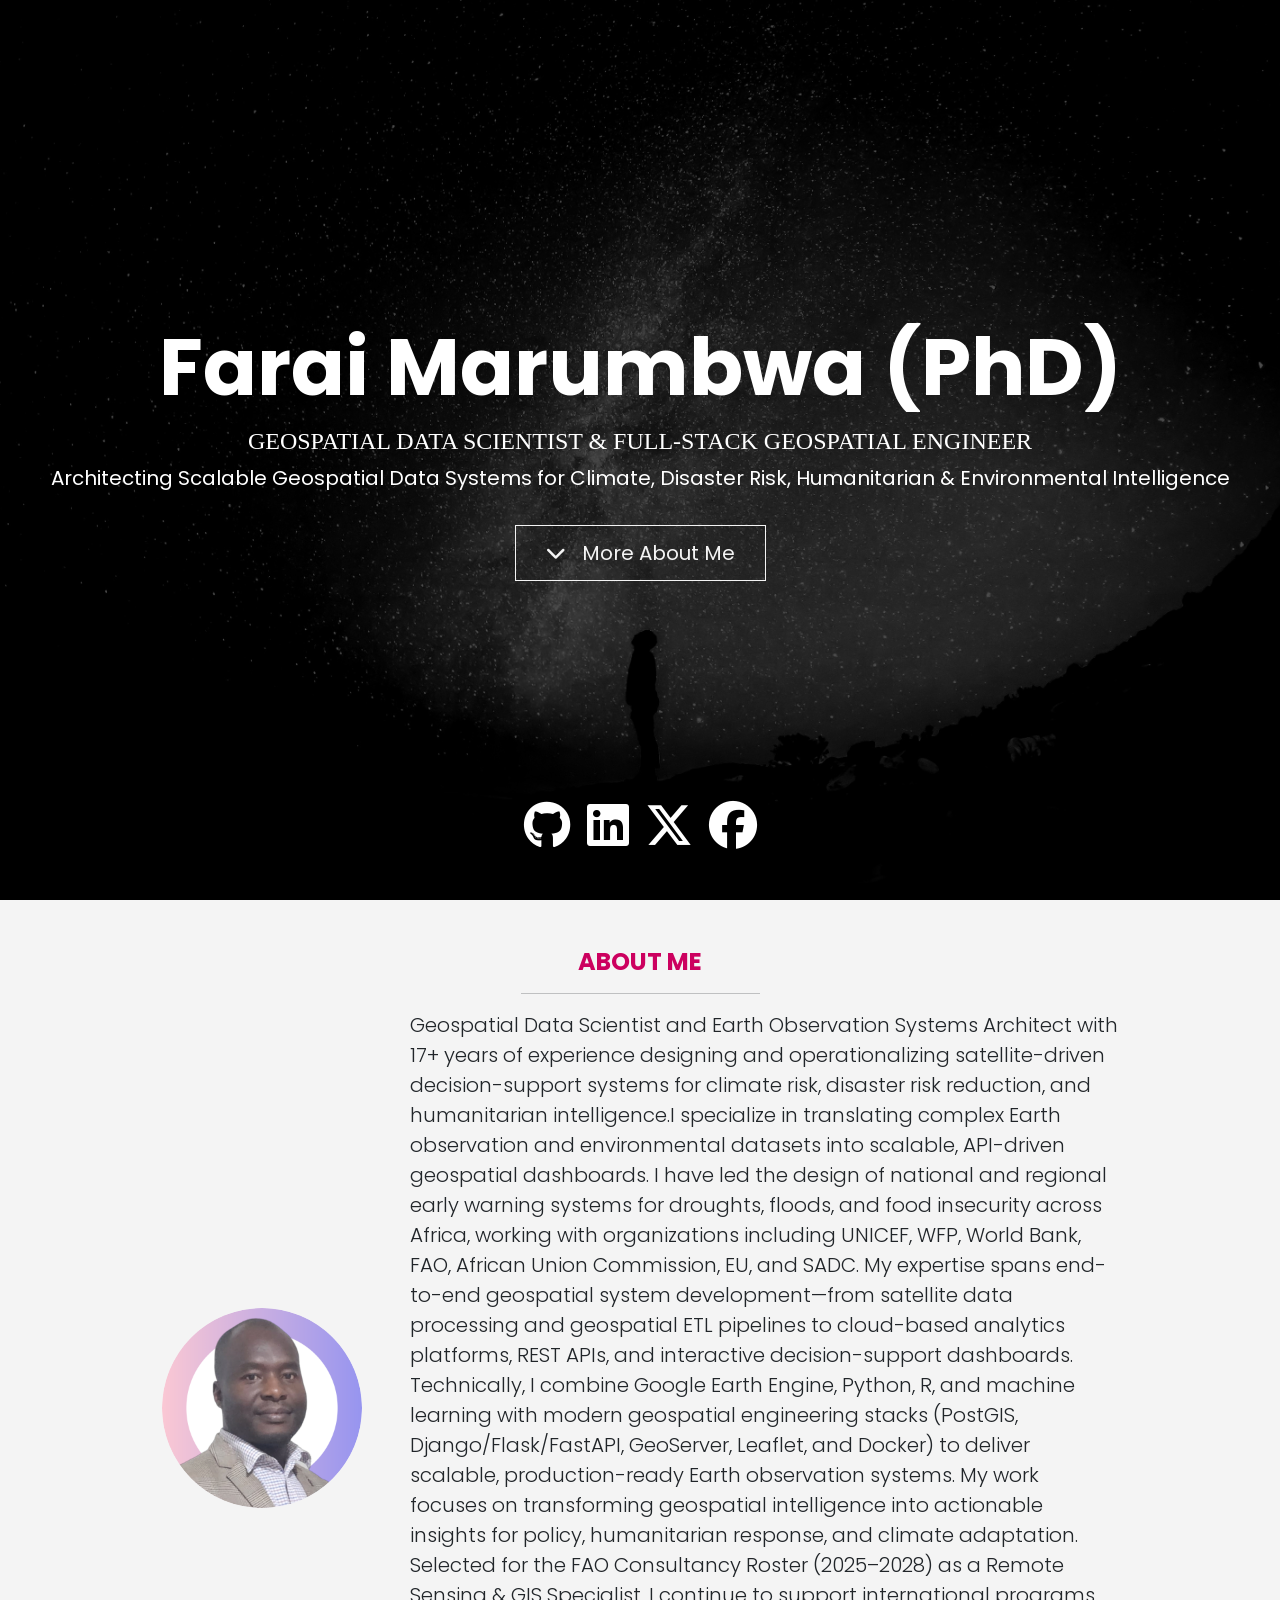
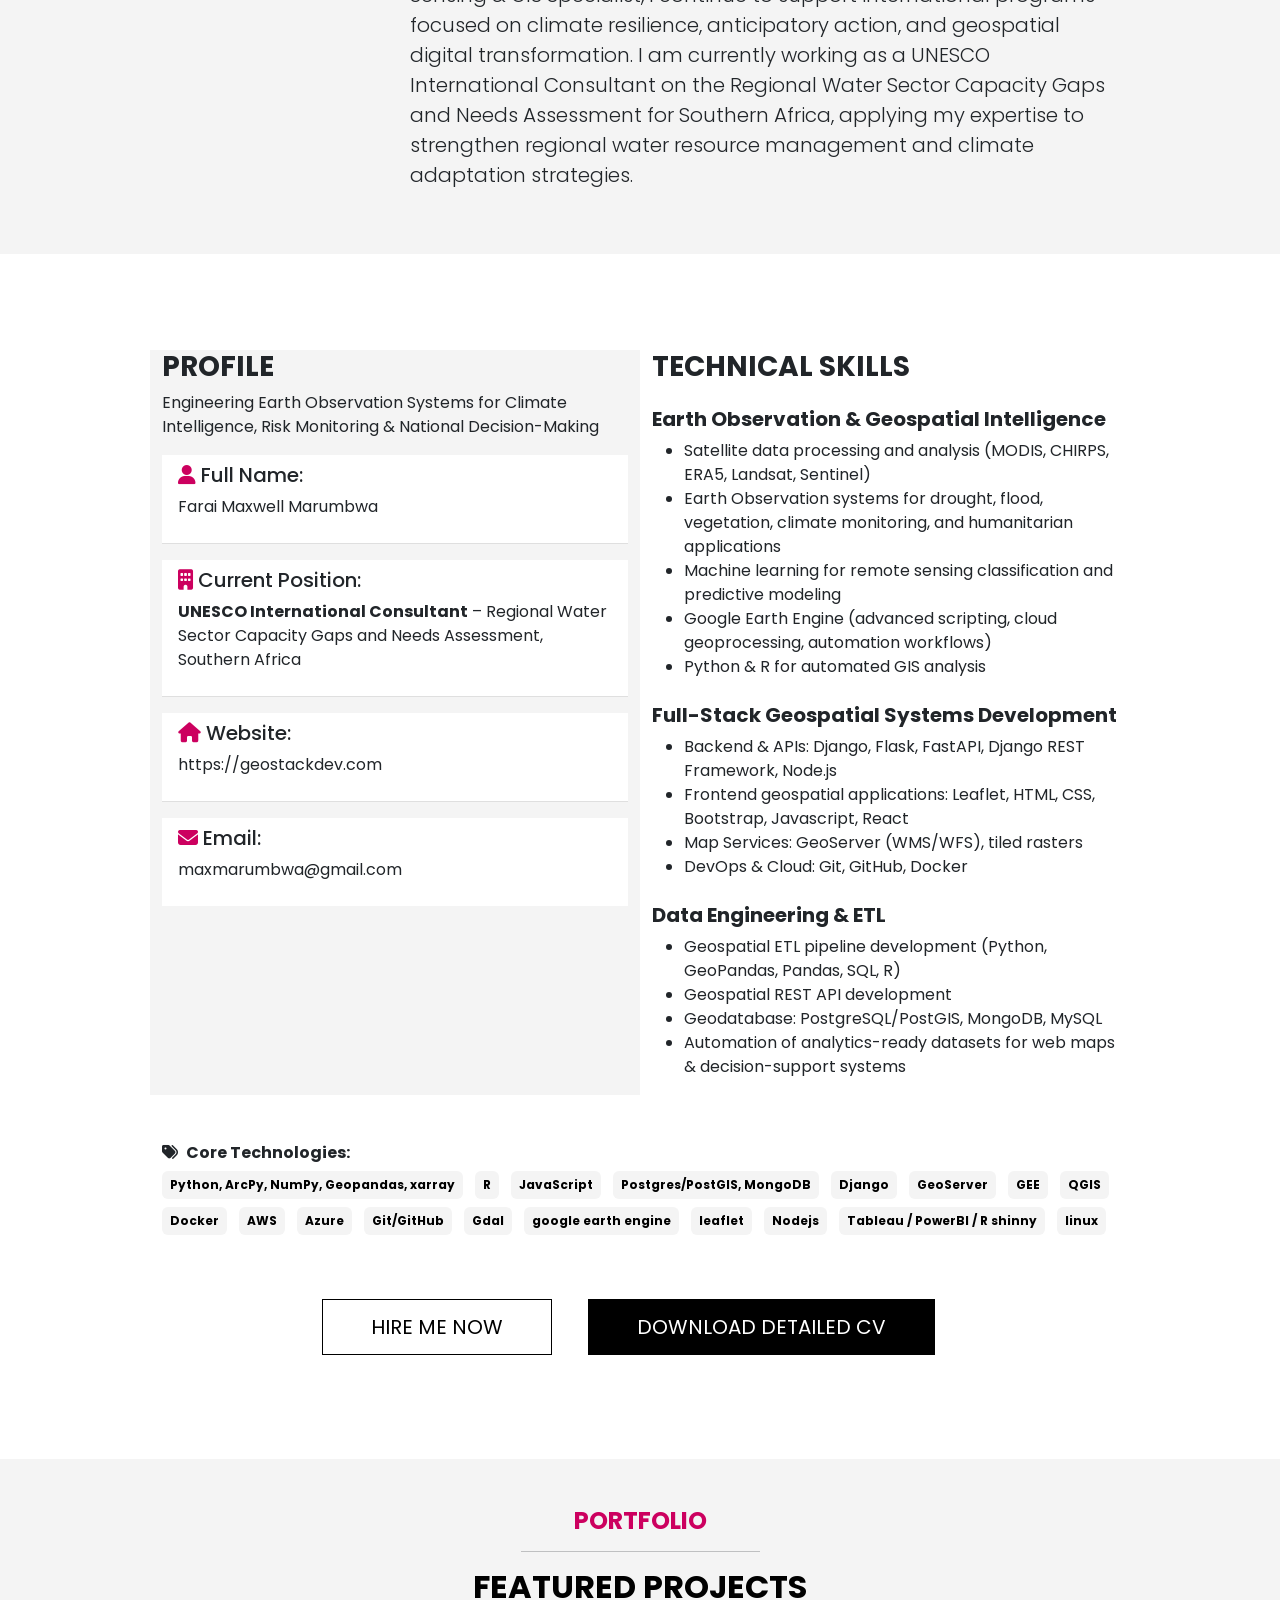
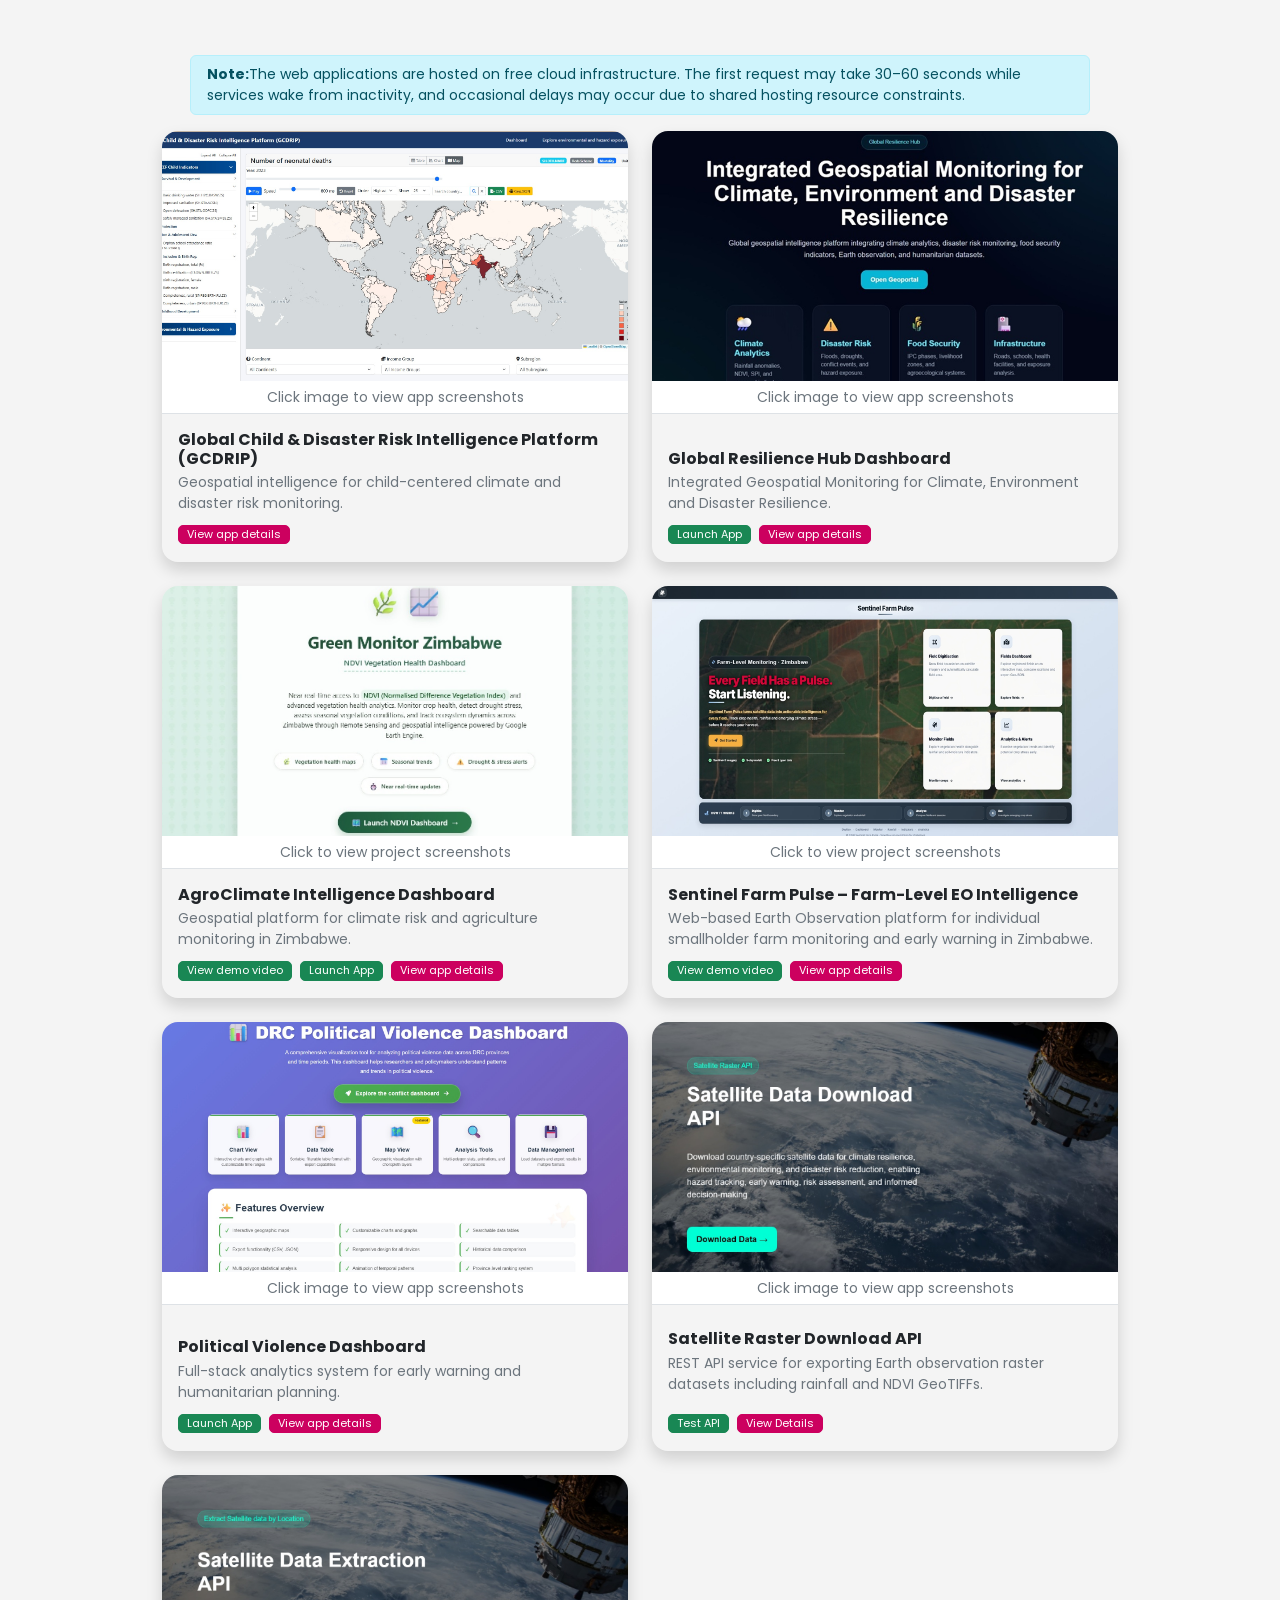
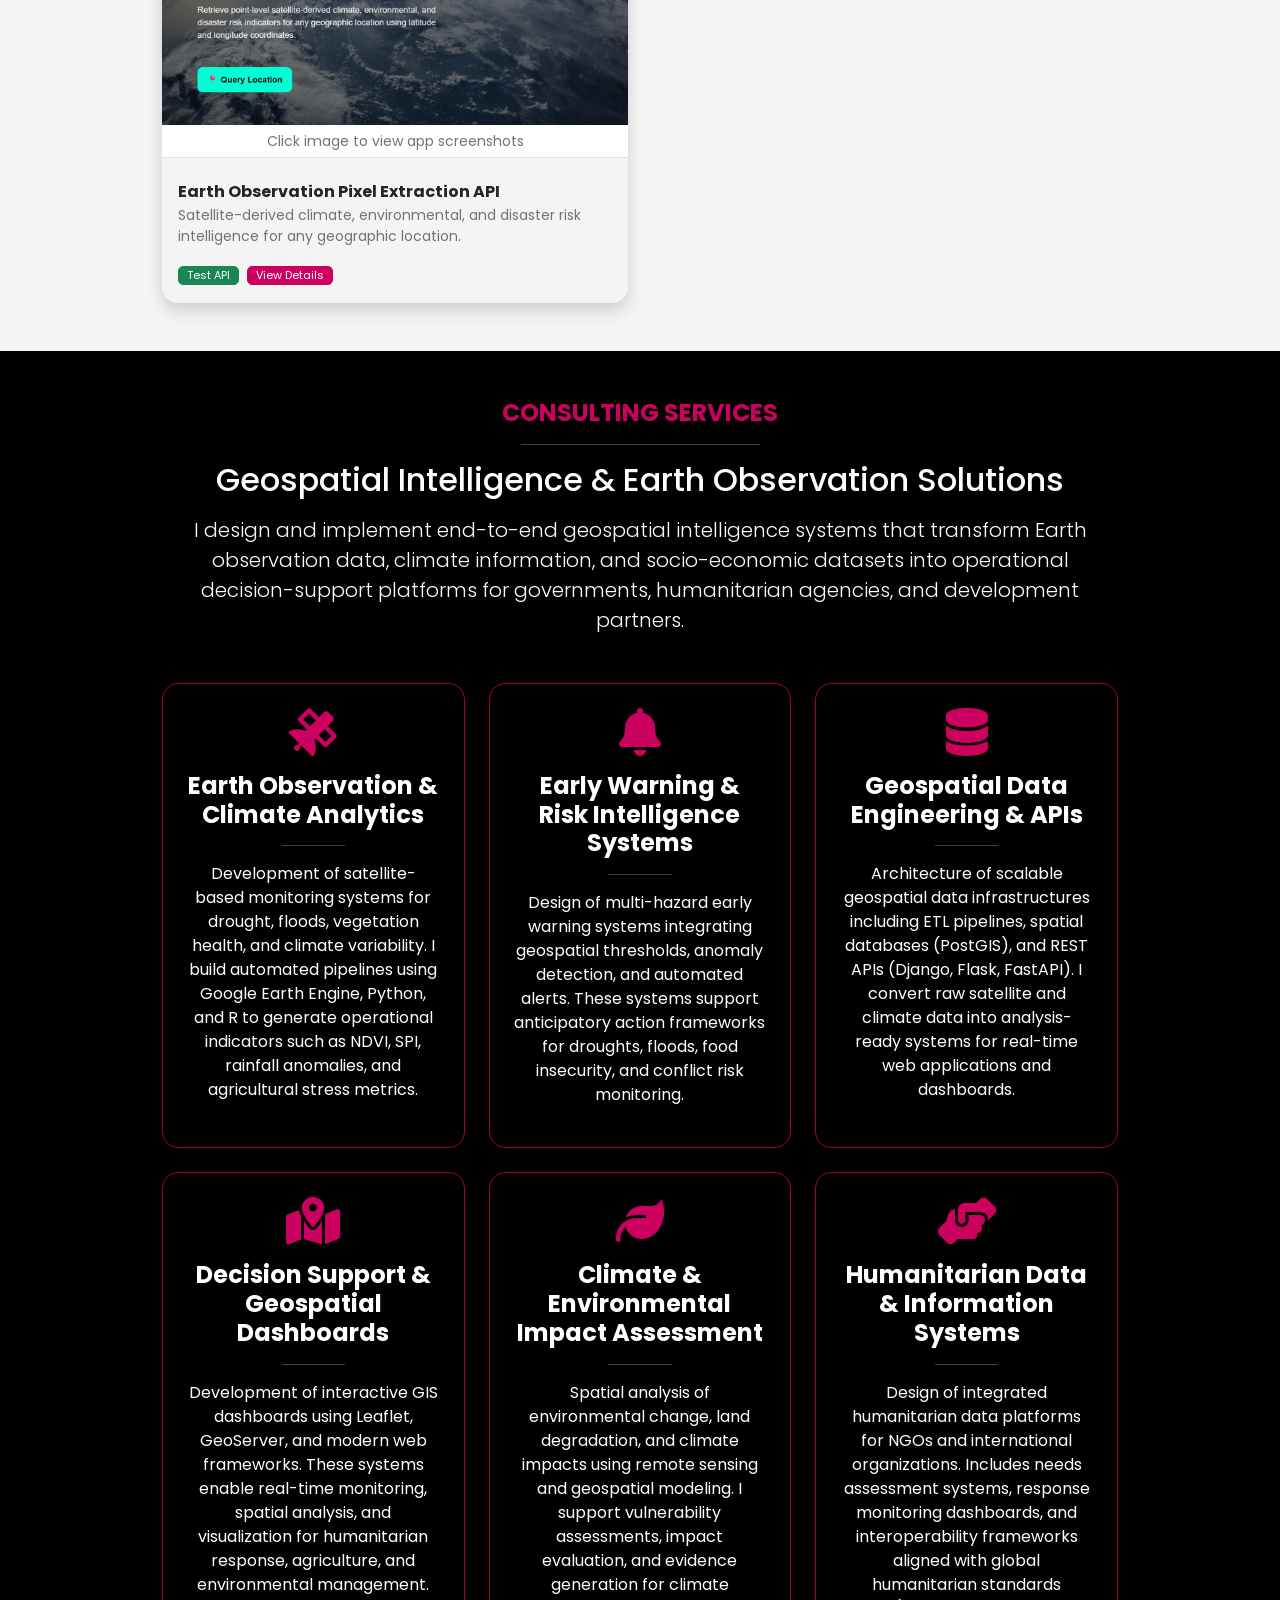
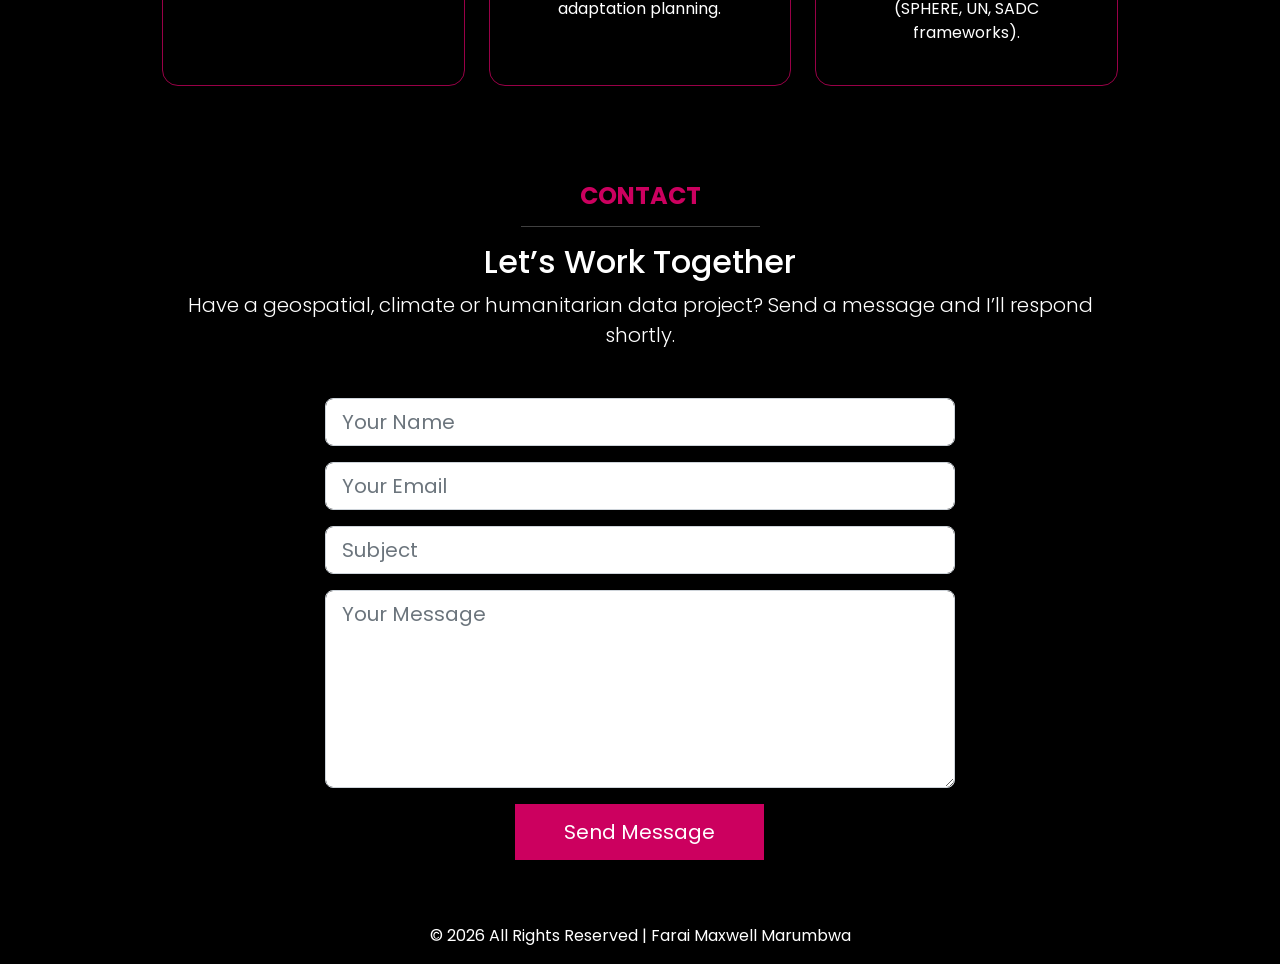
<file: index.html>
<!DOCTYPE html>
<html lang="en">

<head>
  <meta charset="UTF-8" />
  <meta http-equiv="X-UA-Compatible" content="IE=edge" />
  <meta name="viewport" content="width=device-width, initial-scale=1.0" />
  <link href="https://fonts.googleapis.com/css2?family=Poppins:wght@300;400;600;700&display=swap" rel="stylesheet" />
  <link
    href="https://fonts.googleapis.com/css2?family=Lora:wght@400;500;600;700&family=Poppins:wght@300;400;600;700&display=swap"
    rel="stylesheet" />
  <link rel="stylesheet" href="css/font-awesome.css" />
  <link rel="stylesheet" href="css/bootstrap.css" />
  <link rel="stylesheet" href="css/lightbox.min.css" />
  <link rel="stylesheet" href="css/styles.css" />
  <link rel="stylesheet" href="https://cdnjs.cloudflare.com/ajax/libs/font-awesome/6.5.1/css/all.min.css" />
  <title>Farai Maxwell Marumbwa (PhD) | Geospatial data scientist & Web Developer</title>

  <!-- ADDED CUSTOM CSS FOR UNIFORM IMAGES -->
  <style>
    .project-img-wrapper {
      height: 250px;
      /* Fixed height for all images */
      width: 100%;
      overflow: hidden;
      position: relative;
    }

    .project-img-wrapper img {
      width: 100%;
      height: 100%;
      object-fit: cover;
      /* Ensures image covers the area without stretching */
      object-position: top center;
      /* Keeps the top of the image visible */
    }
  </style>
</head>

<body>

  <header class="header vh-100 text-center position-relative">
    <div class="text-container position-relative d-flex flex-column justify-content-center align-items-center h-100">

      <h1 id="typing-text" class="display-1 fw-bold text-white"></h1>

      <!-- FIRST LINE (UNCHANGED STRUCTURE) -->
      <p class="roles text-white text-uppercase fs-4 mb-1">
        Geospatial Data Scientist &amp; Full-Stack Geospatial Engineer
      </p>

      <!-- SECOND LINE (SEPARATE STYLE) -->
      <p class="text-white fs-5 secondary-role">
        Architecting Scalable Geospatial Data Systems for Climate, Disaster Risk, Humanitarian &amp; Environmental
        Intelligence
      </p>

      <a href="#about" class="btn btn-outline-light btn-lg mt-3">
        <div class="d-flex">
          <div class="me-3">
            <i class="fas fa-chevron-down"></i>
          </div>
          <div class="text-start">
            <span>More About Me</span>
          </div>
        </div>
      </a>

      <div class="social d-flex gap-3 position-absolute">
        <a href="https://github.com/maxmarumbwa">
          <i class="fab fa-github fa-3x text-white"></i>
        </a>

        <a href="https://www.linkedin.com/in/farai-maxwell-marumbwa-01328529/">
          <i class="fab fa-linkedin fa-3x text-white"></i>
        </a>
        <a href="https://x.com/FMarumbwa">
          <i class="fa-brands fa-x-twitter fa-3x text-white"></i>
        </a>
        <a href="https://www.facebook.com/farai.marumbwa.7">
          <i class="fab fa-facebook fa-3x text-white"></i>
        </a>
      </div>
    </div>
  </header>

  <!-- About -->
  <section id="about" class="about bg-light py-5">
    <div class="container">
      <div class="text-center">
        <h4 class="text-uppercase fw-bold text-primary">About Me</h4>
        <hr class="w-25 mx-auto" />
      </div>
      <div class="about-content d-flex gap-5 align-items-center h-100">
        <img src="images/farai.png" alt="" class="about-img img-fluid rounded-circle" />
        <p class="lead">
          Geospatial Data Scientist and Earth Observation Systems Architect with 17+ years of experience designing and
          operationalizing satellite-driven decision-support systems for climate risk, disaster risk reduction, and
          humanitarian intelligence.I specialize in translating complex Earth observation and environmental datasets
          into scalable, API-driven
          geospatial dashboards.

          I have led the design of national and regional early warning systems for droughts, floods, and food insecurity
          across Africa, working with organizations including UNICEF, WFP, World Bank, FAO, African Union Commission,
          EU, and SADC. My expertise spans end-to-end geospatial system development—from satellite data processing and
          geospatial ETL pipelines to cloud-based analytics platforms, REST APIs, and interactive decision-support
          dashboards.

          Technically, I combine Google Earth Engine, Python, R, and machine learning with modern geospatial engineering
          stacks (PostGIS, Django/Flask/FastAPI, GeoServer, Leaflet, and Docker) to deliver scalable, production-ready
          Earth observation systems. My work focuses on transforming geospatial intelligence into actionable insights
          for policy, humanitarian response, and climate adaptation.

          Selected for the FAO Consultancy Roster (2025–2028) as a Remote Sensing & GIS Specialist, I continue to
          support international programs focused on climate resilience, anticipatory action, and geospatial digital
          transformation. I am currently working as a UNESCO International Consultant on the Regional Water Sector
          Capacity Gaps
          and Needs Assessment for Southern Africa, applying my expertise to strengthen regional water resource
          management
          and climate adaptation strategies.

        </p>
      </div>
    </div>
  </section>

  <!-- Profile & Skills -->
  <section class="profile my-6 ">
    <div class="container">
      <div class="row">
        <div class="col-md-6 bg-light">
          <h3 class="text-uppercase fw-bold">Profile</h3>
          <p>
            Engineering Earth Observation Systems for Climate Intelligence, Risk Monitoring & National Decision-Making
          </p>
          <ul class="list-group list-group-flush">
            <li class="list-group-item mb-3">
              <h5 class="text-transform">
                <i class="fas fa-user text-primary"></i> Full Name:
              </h5>
              <p>Farai Maxwell Marumbwa</p>
            </li>
            <li class="list-group-item mb-3">
              <h5 class="text-transform">
                <i class="fas fa-building text-primary"></i> Current Position:
              </h5>
              <p><b>UNESCO International Consultant</b> – Regional Water Sector Capacity Gaps and Needs Assessment,
                Southern Africa</p>
            </li>
            <li class="list-group-item mb-3">
              <h5 class="text-transform">
                <i class="fas fa-home text-primary"></i> Website:
              </h5>
              <p>https://geostackdev.com</p>
            </li>
            <li class="list-group-item mb-3">
              <h5 class="text-transform">
                <i class="fas fa-envelope text-primary"></i> Email:
              </h5>
              <p>maxmarumbwa@gmail.com</p>
            </li>
          </ul>
        </div>
        <div class="col-md-6">
          <h3 class="text-uppercase fw-bold">Technical Skills</h3>

          <h5 class="mt-4 fw-bold">Earth Observation & Geospatial Intelligence</h5>
          <ul>
            <li>Satellite data processing and analysis (MODIS, CHIRPS, ERA5, Landsat, Sentinel)</li>
            <li>Earth Observation systems for drought, flood, vegetation, climate monitoring, and humanitarian
              applications</li>
            <li>Machine learning for remote sensing classification and predictive modeling</li>
            <li>Google Earth Engine (advanced scripting, cloud geoprocessing, automation workflows)</li>
            <li>Python & R for automated GIS analysis</li>
          </ul>

          <h5 class="mt-4 fw-bold">Full-Stack Geospatial Systems Development</h5>
          <ul>
            <li>Backend & APIs: Django, Flask, FastAPI, Django REST Framework, Node.js</li>
            <li>Frontend geospatial applications: Leaflet, HTML, CSS, Bootstrap, Javascript, React</li>
            <li>Map Services: GeoServer (WMS/WFS), tiled rasters</li>
            <li>DevOps & Cloud: Git, GitHub, Docker</li>
          </ul>

          <h5 class="mt-4 fw-bold">Data Engineering & ETL</h5>
          <ul>
            <li>Geospatial ETL pipeline development (Python, GeoPandas, Pandas, SQL, R)</li>
            <li>Geospatial REST API development</li>
            <li>Geodatabase: PostgreSQL/PostGIS, MongoDB, MySQL</li>
            <li>Automation of analytics-ready datasets for web maps & decision-support systems</li>
          </ul>


        </div>
        <!-- Tech Stack Tags  -->
        <div class="tech-tags mt-4">
          <h6 class="mt-4 fw-bold"><i class="fas fa-tags me-2"></i>Core Technologies:</h6>
          <div>
            <span class="badge bg-light text-dark me-2 mb-2 p-2">Python, ArcPy, NumPy, Geopandas, xarray</span>
            <span class="badge bg-light text-dark me-2 mb-2 p-2">R</span>
            <span class="badge bg-light text-dark me-2 mb-2 p-2">JavaScript</span>
            <span class="badge bg-light text-dark me-2 mb-2 p-2">Postgres/PostGIS, MongoDB</span>
            <span class="badge bg-light text-dark me-2 mb-2 p-2">Django</span>
            <span class="badge bg-light text-dark me-2 mb-2 p-2">GeoServer</span>
            <span class="badge bg-light text-dark me-2 mb-2 p-2">GEE</span>
            <span class="badge bg-light text-dark me-2 mb-2 p-2">QGIS</span>
            <span class="badge bg-light text-dark me-2 mb-2 p-2">Docker</span>
            <span class="badge bg-light text-dark me-2 mb-2 p-2">AWS</span>
            <span class="badge bg-light text-dark me-2 mb-2 p-2">Azure</span>
            <span class="badge bg-light text-dark me-2 mb-2 p-2">Git/GitHub</span>
            <span class="badge bg-light text-dark me-2 mb-2 p-2">Gdal</span>
            <span class="badge bg-light text-dark me-2 mb-2 p-2">google earth engine</span>
            <span class="badge bg-light text-dark me-2 mb-2 p-2">leaflet</span>
            <span class="badge bg-light text-dark me-2 mb-2 p-2">Nodejs</span>
            <span class="badge bg-light text-dark me-2 mb-2 p-2">Tableau / PowerBI / R shinny</span>
            <span class="badge bg-light text-dark me-2 mb-2 p-2">linux</span>

          </div>
        </div>
        <div class="row mt-5 text-center">
          <div class="col-12">
            <a href="#" class="btn btn-outline-dark btn-lg text-uppercase px-5 mx-3 my-2">Hire Me Now</a>
            <a href="static/CV_Farai_Marumbwa_27_Jul_GIS_8p.docx"
              class="btn btn-dark btn-lg text-uppercase px-5 mx-3 my-2">Download detailed CV</a>
          </div>
        </div>
      </div>
  </section>

  <!-- PORTFOLI -->
  <!-- WARNING MESSAGE for server delays (hidden by default) -->
  <div id="apiWarning" class="alert alert-warning small" style="
        display:none;
        position:fixed;
        bottom:300px;
        right:30px;
        z-index:9999;
        width:520px;
        font-size:12px;
        box-shadow:0 10px 25px rgba(0,0,0,0.3);
     ">
    ⚠️ API server will take a few seconds to wake up (free hosting mode).
  </div>


  <section class="portfolio py-5 bg-light">
    <div class="container">

      <div class="text-center mb-5">
        <h4 class="text-uppercase fw-bold text-primary">Portfolio</h4>
        <hr class="w-25 mx-auto" />
        <h2 class="text-uppercase fw-bold text-dark">Featured Projects</h2>
      </div>
      <div class="alert alert-info mt-1 mx-auto small py-2" style="max-width:900px;">
        <strong>Note:</strong>The web applications are hosted on free cloud infrastructure. The first request may take
        30–60 seconds while services wake from inactivity, and occasional delays may occur due to shared hosting
        resource constraints.
      </div>
      <!-- Responsive Grid -->
      <div class="row row-cols-1 row-cols-md-2 g-4">


        <!-- PROJECT 7 -->
        <div class="col">
          <div class="project shadow rounded-4 overflow-hidden d-flex flex-column h-100">

            <!-- MAIN IMAGE (CLICKABLE) WITH WRAPPER -->
            <div class="project-img-wrapper">
              <a href="images/portfolio7/project1.jpg" data-lightbox="project7"
                data-title="Global resilience hub dashboard">
                <img src="images/portfolio7/project1.jpg" class="img-fluid">
              </a>
            </div>

            <!-- CLICK HINT -->
            <div class="text-center bg-white py-1 border-bottom">
              <small class="text-muted">Click image to view app screenshots</small>
            </div>

            <!-- HIDDEN GALLERY IMAGES -->
            <a href="images/portfolio7/project2.jpg" data-lightbox="project7"></a>
            <a href="images/portfolio7/project3.jpg" data-lightbox="project7"></a>
            <a href="images/portfolio7/project4.jpg" data-lightbox="project7"></a>
            <a href="images/portfolio7/project5.jpg" data-lightbox="project7"></a>
            <a href="images/portfolio7/project6.jpg" data-lightbox="project7"></a>
            <a href="images/portfolio7/project7.jpg" data-lightbox="project7"></a>
            <a href="images/portfolio7/project8.jpg" data-lightbox="project7"></a>

            <div class="p-3 mt-auto">
              <h6 class="fw-bold mb-1">Global Child & Disaster Risk Intelligence Platform (GCDRIP)</h6>
              <p class="small text-muted mb-2">
                Geospatial intelligence for child-centered climate and disaster risk monitoring.
              </p>
              <!-- <a href="#" target="_blank" class="btn btn-success btn-sm me-1">Launch App</a> -->
              <button class="btn btn-primary btn-sm" data-bs-toggle="modal" data-bs-target="#project7Modal">
                View app details
              </button>
            </div>

          </div>
        </div>

        <!-- PROJECT 3 -->
        <div class="col">
          <div class="project shadow rounded-4 overflow-hidden d-flex flex-column h-100">

            <!-- MAIN IMAGE (CLICKABLE) WITH WRAPPER -->
            <div class="project-img-wrapper">
              <a href="images/portfolio3/project1.jpg" data-lightbox="project3"
                data-title="Global resilience hub dashboard">
                <img src="images/portfolio3/project1.jpg" class="img-fluid">
              </a>
            </div>

            <!-- CLICK HINT -->
            <div class="text-center bg-white py-1 border-bottom">
              <small class="text-muted">Click image to view app screenshots</small>
            </div>

            <!-- HIDDEN GALLERY IMAGES -->
            <a href="images/portfolio3/project2.jpg" data-lightbox="project3"></a>
            <a href="images/portfolio3/project3.jpg" data-lightbox="project3"></a>
            <!-- <a href="images/portfolio3/project4.jpg" data-lightbox="project3"></a> -->
            <!-- <a href="images/portfolio3/project5.jpg" data-lightbox="project3"></a> -->
            <!-- <a href="images/portfolio3/project6.jpg" data-lightbox="project3"></a> -->
            <a href="images/portfolio3/project7.jpg" data-lightbox="project3"></a>
            <a href="images/portfolio3/project8.jpg" data-lightbox="project3"></a>

            <div class="p-3 mt-auto">
              <h6 class="fw-bold mb-1">Global Resilience Hub Dashboard</h6>
              <p class="small text-muted mb-2">
                Integrated Geospatial Monitoring for Climate, Environment and Disaster Resilience.
              </p>
              <a href="https://global-resilience-hub.onrender.com/" target="_blank"
                class="btn btn-success btn-sm me-1">Launch App</a>
              <button class="btn btn-primary btn-sm" data-bs-toggle="modal" data-bs-target="#project3Modal">
                View app details
              </button>
            </div>

          </div>
        </div>

        <!-- PROJECT 2 -->
        <div class="col">
          <div class="project shadow rounded-4 overflow-hidden d-flex flex-column h-100">

            <!-- MAIN IMAGE (CLICKABLE) WITH WRAPPER -->
            <div class="project-img-wrapper">
              <a href="images/portfolio2/project1.jpg" data-lightbox="project2"
                data-title="AgroClimate Intelligence Dashboard">
                <img src="images/portfolio2/project1.jpg" class="img-fluid">
              </a>
            </div>

            <!-- CLICK HINT -->
            <div class="text-center bg-white py-1 border-bottom">
              <small class="text-muted">Click to view project screenshots</small>
            </div>

            <!-- HIDDEN GALLERY IMAGES -->
            <a href="images/portfolio2/project2.jpg" data-lightbox="project2"></a>
            <a href="images/portfolio2/project3.jpg" data-lightbox="project2"></a>
            <a href="images/portfolio2/project4.jpg" data-lightbox="project2"></a>
            <a href="images/portfolio2/project5.jpg" data-lightbox="project2"></a>
            <a href="images/portfolio2/project6.jpg" data-lightbox="project2"></a>


            <div class="p-3 mt-auto">
              <h6 class="fw-bold mb-1">AgroClimate Intelligence Dashboard</h6>
              <p class="small text-muted mb-2">
                Geospatial platform for climate risk and agriculture monitoring in Zimbabwe.
              </p>
              <a href="https://youtu.be/KpdNjaamjxw" target="_blank" class="btn btn-success btn-sm me-1">View demo
                video</a>
              <a href="https://green-monitor-zw.onrender.com" target="_blank" class="btn btn-success btn-sm me-1">Launch
                App</a>
              <button class="btn btn-primary btn-sm" data-bs-toggle="modal" data-bs-target="#project2Modal">
                View app details
              </button>
            </div>

          </div>
        </div>

        <!-- PROJECT 2b -->
        <div class="col">
          <div class="project shadow rounded-4 overflow-hidden d-flex flex-column h-100">

            <!-- MAIN IMAGE (CLICKABLE) WITH WRAPPER -->
            <div class="project-img-wrapper">
              <a href="images/portfolio2b/project1.jpg" data-lightbox="project2b"
                data-title="AgroClimate Intelligence Dashboard">
                <img src="images/portfolio2b/project1.jpg" class="img-fluid">
              </a>
            </div>

            <!-- CLICK HINT -->
            <div class="text-center bg-white py-1 border-bottom">
              <small class="text-muted">Click to view project screenshots</small>
            </div>

            <!-- HIDDEN GALLERY IMAGES -->
            <a href="images/portfolio2b/project2.jpg" data-lightbox="project2"></a>
            <a href="images/portfolio2b/project3.jpg" data-lightbox="project2b"></a>
            <a href="images/portfolio2b/project4.jpg" data-lightbox="project2b"></a>
            <a href="images/portfolio2b/project5.jpg" data-lightbox="project2b"></a>
            <a href="images/portfolio2b/project6.jpg" data-lightbox="project2b"></a>


            <div class="p-3 mt-auto">
              <h6 class="fw-bold mb-1">Sentinel Farm Pulse – Farm-Level EO Intelligence</h6>
              <p class="small text-muted mb-2">
                Web-based Earth Observation platform for individual smallholder farm monitoring and early warning in
                Zimbabwe.
              </p>
              <a href="https://youtu.be/k9RfeoHXesQ" target="_blank" class="btn btn-success btn-sm me-1">View demo
                video</a>
              <button class="btn btn-primary btn-sm" data-bs-toggle="modal" data-bs-target="#project2bModal">
                View app details
              </button>
            </div>

          </div>
        </div>

        <!-- PROJECT 1 -->
        <div class="col">
          <div class="project shadow rounded-4 overflow-hidden d-flex flex-column h-100">

            <!-- MAIN IMAGE (CLICKABLE) WITH WRAPPER -->
            <div class="project-img-wrapper">
              <a href="images/portfolio1/political-violence-main.jpg" data-lightbox="project1"
                data-title="Political Violence Dashboard">
                <img src="images/portfolio1/political-violence-main.jpg" class="img-fluid">
              </a>
            </div>

            <!-- CLICK HINT -->
            <div class="text-center bg-white py-1 border-bottom">
              <small class="text-muted">Click image to view app screenshots</small>
            </div>

            <!-- HIDDEN GALLERY IMAGES -->
            <a href="images/portfolio1/project1.jpg" data-lightbox="project1"></a>
            <a href="images/portfolio1/project2.jpg" data-lightbox="project1"></a>
            <a href="images/portfolio1/project3.jpg" data-lightbox="project1"></a>
            <a href="images/portfolio1/project4.jpg" data-lightbox="project1"></a>
            <a href="images/portfolio1/project5.jpg" data-lightbox="project1"></a>
            <a href="images/portfolio1/project6.jpg" data-lightbox="project1"></a>

            <div class="p-3 mt-auto">
              <h6 class="fw-bold mb-1">Political Violence Dashboard</h6>
              <p class="small text-muted mb-2">
                Full-stack analytics system for early warning and humanitarian planning.
              </p>
              <a href="https://combined-disaster-conflict-dashboard.onrender.com" target="_blank"
                class="btn btn-success btn-sm me-1">Launch App</a>
              <button class="btn btn-primary btn-sm" data-bs-toggle="modal" data-bs-target="#project1Modal">
                View app details
              </button>
            </div>

          </div>
        </div>

        <!-- API PROJECT 1 -->
        <div class="col">

          <div class="project shadow rounded-4 overflow-hidden d-flex flex-column h-100">

            <!-- MAIN IMAGE (CLICKABLE) WITH WRAPPER -->
            <div class="project-img-wrapper">
              <a href="images/portfolio_API1/API-download raster.jpg" data-lightbox="project_API1">
                <img src="images/portfolio_API1/API-download raster.jpg" class="img-fluid"
                  alt="Satellite Raster Download API">
              </a>
            </div>

            <!-- CLICK HINT -->
            <div class="text-center bg-white py-1 border-bottom">
              <small class="text-muted">Click image to view app screenshots</small>
            </div>
            <!-- HIDDEN GALLERY IMAGES -->
            <a href="images/portfolio_API1/API-home.jpg" data-lightbox="project_API1"></a>
            <a href="images/portfolio_API1/API-download1.jpg" data-lightbox="project_API1"></a>
            <a href="images/portfolio_API1/API-download2.jpg" data-lightbox="project_API1"></a>


            <div class="p-3 mt-auto">

              <h5 class="fw-bold">
                <h6 class="fw-bold mb-1"> Satellite Raster Download API</h6>
              </h5>



              <p class="small text-muted">
                REST API service for exporting Earth observation
                raster datasets including rainfall and NDVI GeoTIFFs.
              </p>

              <a href="#" class="btn btn-success btn-sm me-1" onclick="handleTestAPI(event, this)"
                data-url="https://global-resilience-hub.onrender.com/api/docs/">
                Test API
              </a>


              <button class="btn btn-primary btn-sm" data-bs-toggle="modal" data-bs-target="#project4Modal">
                View Details
              </button>

            </div>

          </div>

        </div>

        <!--API PROJECT 2 -->
        <div class="col">

          <div class="project shadow rounded-4 overflow-hidden d-flex flex-column h-100">

            <!-- MAIN IMAGE (CLICKABLE) WITH WRAPPER -->
            <div class="project-img-wrapper">
              <a href="images/portfolio_API2/API2-pixel-stats.jpg" data-lightbox="project_API2">
                <img src="images/portfolio_API2/API2-pixel-stats.jpg" class="img-fluid"
                  alt="Satellite Pixel Inspector API">
              </a>
            </div>

            <!-- CLICK HINT -->
            <div class="text-center bg-white py-1 border-bottom">
              <small class="text-muted">Click image to view app screenshots</small>
            </div>
            <!-- HIDDEN GALLERY IMAGES -->
            <!-- HIDDEN GALLERY IMAGES -->
            <a href="images/portfolio_API2/API-home.jpg" data-lightbox="project_API2"></a>
            <a href="images/portfolio_API2/API2-params.jpg" data-lightbox="project_API2"></a>
            <a href="images/portfolio_API2/API2-out.jpg" data-lightbox="project_API2"></a>
            <a href="images/portfolio_API2/API2-output.jpg" data-lightbox="project_API2"></a>

            <div class="p-3 mt-auto">

              <h5 class="fw-bold">
                <h6 class="fw-bold mb-1">Earth Observation Pixel Extraction API</h6>
              </h5>
              <p class="small text-muted">
                Satellite-derived climate, environmental, and disaster risk intelligence for any geographic location.
              </p>

              <a href="#" class="btn btn-success btn-sm me-1" onclick="handleTestAPI(event, this)"
                data-url="https://global-resilience-hub.onrender.com/api/docs/">
                Test API
              </a>

              <button class="btn btn-primary btn-sm" data-bs-toggle="modal" data-bs-target="#project5Modal">
                View Details
              </button>

            </div>

          </div>

        </div>


      </div>
    </div>
  </section>


  <!-- ================= MODALS ================= -->

  <!-- PROJECT 1 MODAL -->
  <div class="modal fade" id="project3Modal" tabindex="-1">
    <div class="modal-dialog modal-md modal-dialog-scrollable">
      <div class="modal-content">
        <div class="modal-header py-2">
          <h6 class="fw-bold">🌍 Global Resilience Hub – Integrated Geospatial Monitoring Platform</h6>
          <button class="btn-close" data-bs-dismiss="modal"></button>
        </div>
        <div class="modal-body small">
          <p>
            The Global Resilience Hub is a full-stack Earth Observation and geospatial intelligence platform designed to
            support climate risk monitoring, environmental assessment, food security analysis, and disaster resilience
            planning at global, national, and sub-national scales. Powered by Google Earth Engine, Django, PostGIS, and
            Leaflet, the platform integrates multiple satellite-derived datasets including rainfall, vegetation health,
            soil moisture, and land surface temperature into a unified decision-support environment. Users can
            interactively visualize indicators, generate zonal statistics, perform temporal analysis, and access
            geospatial services through REST APIs. The platform demonstrates how cloud-scale Earth Observation
            processing can be operationalized into scalable web-based intelligence systems for governments, humanitarian
            agencies, and development organizations.
          </p>

          <h6 class="fw-bold">Key Features</h6>
          <ul>
            <li><strong>GEE‑driven indicators:</strong> rainfall (CHIRPS), NDVI (MODIS/Sentinel), soil moisture, land
              surface temperature (MODIS)</li>
            <li><strong>Global computing & per‑country analysis:</strong> run zonal statistics, generate tile layers,
              and extract summaries for any ADM0/ADM1/ADM2</li>
            <li>Interactive Leaflet maps with dynamic GEE‑generated raster tiles</li>
            <li>Country filtering and custom date range (start/end) for temporal analysis</li>
            <li>Toggleable vector overlays: boundaries, rivers, roads, health facilities, schools, markets, livelihood
              zones, IPC phases</li>
            <li>REST API endpoints serving GeoJSON and GEE tile URLs</li>
          </ul>

          <h6 class="fw-bold mt-3">Technical Architecture</h6>
          <ul>
            <li><strong>Computing Engine:</strong> Google Earth Engine (Python API) – all raster analysis, reduction,
              tile generation</li>
            <li><strong>Backend API:</strong> Django, Django REST Framework (orchestrates GEE calls, caches results,
              serves GeoJSON)</li>
            <li><strong>Frontend:</strong> Leaflet.js, vanilla JavaScript, Bootstrap 5</li>
            <li><strong>Tiling / Raster:</strong> Dynamic tile endpoints (e.g., rainfall, NDVI)</li>
          </ul>

          <h6 class="fw-bold mt-3">Analytical Capabilities</h6>
          <ul>
            <li>Multi‑layer situational awareness (climate + food security + risk)</li>
            <li>Anomaly detection via indicator time‑series</li>
            <li>Regional aggregation (ADM1, ADM2 pop‑ups)</li>
            <li>Tile endpoints that return GEE visualisations as ready‑to‑use map layers</li>
            <li>Export‑ready GeoJSON overlays for offline analysis</li>
          </ul>

        </div>
      </div>
    </div>
  </div>

  <!-- PROJECT 2 MODAL -->
  <div class="modal fade" id="project1Modal" tabindex="-1">
    <div class="modal-dialog modal-md modal-dialog-scrollable">
      <div class="modal-content">
        <div class="modal-header py-2">
          <h6 class="fw-bold">Political Violence Dashboard</h6>
          <button class="btn-close" data-bs-dismiss="modal"></button>
        </div>
        <div class="modal-body small">
          <p>
            The Political Violence Dashboard is an operational geospatial analytics platform designed to support
            conflict monitoring, humanitarian planning, and early warning decision-making. Built using Django, PostGIS,
            Leaflet, and automated data processing pipelines, the system transforms complex event datasets into
            interactive spatial intelligence products. Users can visualize conflict hotspots, analyze trends over time,
            compare geographic areas, generate anomaly assessments, and export data for further analysis. The dashboard
            integrates mapping, statistical analysis, and temporal monitoring capabilities into a single platform that
            supports evidence-based decision-making for humanitarian organizations, governments, and development
            partners.
          </p>

          <h6 class="fw-bold">Key Features</h6>
          <ul>
            <li>Interactive choropleth maps at province level</li>
            <li>Monthly & yearly anomaly detection</li>
            <li>Dual-map comparison for temporal analysis</li>
            <li>Dynamic charts with user controls</li>
            <li>Multi-province aggregation</li>
            <li>CSV & GeoJSON export</li>
            <li>Automated CSV ingestion pipeline</li>
            <li>Temporal animation tools</li>
          </ul>

          <h6 class="fw-bold mt-3">Technical Architecture</h6>
          <ul>
            <li><strong>Backend:</strong> Django, Django REST Framework</li>
            <li><strong>Database:</strong> PostgreSQL with PostGIS</li>
            <li><strong>Frontend:</strong> Leaflet, JavaScript, HTML/CSS</li>
            <li><strong>Processing:</strong> Pandas</li>
          </ul>

          <h6 class="fw-bold mt-3">Analytical Capabilities</h6>
          <ul>
            <li>Baseline vs anomaly detection</li>
            <li>Trend analysis</li>
            <li>Regional comparisons</li>
          </ul>
        </div>
      </div>
    </div>
  </div>



  <!-- PROJECT 2b MODAL -->
  <div class="modal fade" id="project2bModal" tabindex="-1">
    <div class="modal-dialog modal-md modal-dialog-scrollable">
      <div class="modal-content">

        <div class="modal-header py-2">
          <h6 class="fw-bold">Sentinel Farm Pulse – Farm-Level EO Intelligence</h6>
          <button class="btn-close" data-bs-dismiss="modal"></button>
        </div>

        <div class="modal-body small">

          <p>
            <strong>Sentinel Farm Pulse</strong> is a web-based Earth Observation
            and agricultural intelligence system being developed and tested in
            Zimbabwe to monitor individual smallholder farms using satellite
            imagery and geospatial analytics.
          </p>

          <p>
            Africa's communal farming systems are characterized by thousands of
            small, fragmented and irregularly shaped fields. Extracting reliable
            satellite-derived information at individual farm level presents
            challenges associated with mixed pixels, boundary effects and
            geolocation uncertainty, even with Sentinel-2's 10 m spatial
            resolution.
          </p>

          <p>
            Sentinel Farm Pulse addresses this challenge by moving from
            conventional administrative-area monitoring to individual
            farm-level intelligence. The browser-based platform allows users
            to digitize farm boundaries, record crop information and
            automatically calculate farm areas without requiring desktop GIS
            software or specialist GIS and Remote Sensing training.
          </p>

          <p>
            Farm geometries are stored in PostGIS and linked to Sentinel-2
            satellite observations and other environmental indicators.
            NDVI is extracted for individual farms, enabling historical
            vegetation monitoring, anomaly detection and threshold-based
            alerts. The system brings farm boundaries, crop information,
            vegetation conditions, rainfall and alert status together in
            an integrated agricultural monitoring dashboard.
          </p>

          <h6 class="fw-bold mt-3">Key Features & Workflow</h6>
          <ul>
            <li>Browser-based farm boundary digitization</li>
            <li>Automatic farm area calculation</li>
            <li>Farm registration, crop type and attribute management</li>
            <li>Spatial storage and management of farm geometries in PostGIS</li>
            <li>Sentinel-2 satellite imagery integration</li>
            <li>Individual farm-level NDVI extraction</li>
            <li>Historical vegetation time-series analysis</li>
            <li>Vegetation anomaly detection and monitoring</li>
            <li>Rainfall and other environmental indicator integration</li>
            <li>Threshold-based vegetation alerts</li>
            <li>Centralized dashboard showing farm area, crop type,
              latest NDVI, rainfall and alert status</li>
          </ul>

          <h6 class="fw-bold mt-3">AI-Assisted Farm Boundary Extraction</h6>
          <p>
            The next development phase will explore integrating the
            Segment Anything Model (SAM) and SamGeo to support
            AI-assisted field-boundary extraction. This will complement
            manual digitization and potentially accelerate the mapping
            of large numbers of fragmented smallholder farms.
          </p>

          <h6 class="fw-bold mt-3">Technical Architecture</h6>
          <ul>
            <li><strong>Backend:</strong> Django, Python</li>
            <li><strong>Database:</strong> PostgreSQL, PostGIS</li>
            <li><strong>Earth Observation:</strong> Sentinel-2, Google Earth Engine</li>
            <li><strong>Frontend:</strong> HTML, CSS, JavaScript, Bootstrap</li>
            <li><strong>Mapping:</strong> Leaflet</li>
            <li><strong>Analytics:</strong> NDVI extraction, time-series analysis,
              vegetation anomaly detection</li>
            <li><strong>Planned AI Integration:</strong> Segment Anything Model
              (SAM), SamGeo</li>
          </ul>

          <h6 class="fw-bold mt-3">Development Vision</h6>
          <p>
            Initially being developed and tested in Zimbabwe, Sentinel Farm
            Pulse has a broader vision of supporting smallholder agricultural
            monitoring across Africa through accessible, scalable and
            farm-level Earth Observation intelligence.
          </p>


        </div>
      </div>
    </div>
  </div>



  <!-- PROJECT 3 MODAL -->
  <div class="modal fade" id="project2Modal" tabindex="-1">
    <div class="modal-dialog modal-md modal-dialog-scrollable">
      <div class="modal-content">

        <div class="modal-header py-2">
          <h6 class="fw-bold">AgroClimate Intelligence Dashboard</h6>
          <button class="btn-close" data-bs-dismiss="modal"></button>
        </div>

        <div class="modal-body small">
          <p>
            The AgroClimate Intelligence Dashboard is a geospatial decision-support system developed to monitor
            agricultural conditions, climate variability, and drought risk using satellite Earth Observation data in
            Zimbabwe. The
            platform integrates CHIRPS rainfall data, MODIS vegetation indices, anomaly detection algorithms, and
            time-series analytics to provide near real-time insights into crop performance and environmental conditions.
            Built using Django, PostGIS, Google Earth Engine, and Leaflet, the system enables users to explore rainfall
            trends, vegetation health, drought severity, and spatial patterns of agricultural risk through interactive
            maps and analytical tools. The application demonstrates the practical application of Earth Observation
            technologies for agricultural planning, climate adaptation, and early warning systems.
          </p>

          <h6 class="fw-bold mt-3">Key Features</h6>
          <ul>
            <li>Baseline environmental and climatic data visualization</li>
            <li>Interactive Leaflet maps</li>
            <li>NDVI & rainfall anomaly detection</li>
            <li>AOI-based analysis tools</li>
            <li>Time-series chart generation</li>
          </ul>

          <h6 class="fw-bold mt-3">Technical Architecture</h6>
          <ul>
            <li><strong>Backend:</strong> Django, Google Earth Engine</li>
            <li><strong>Database:</strong> PostGIS</li>
            <li><strong>Frontend:</strong> Leaflet, JavaScript, css, chartjs</li>
          </ul>
        </div>

      </div>
    </div>
  </div>


  <!-- PROJECT 7 MODAL -->
  <div class="modal fade" id="project7Modal" tabindex="-1">
    <div class="modal-dialog modal-md modal-dialog-scrollable">
      <div class="modal-content">

        <div class="modal-header py-2">
          <h6 class="fw-bold">Global Child & Disaster Risk Intelligence Platform (GCDRIP)</h6>
          <button class="btn-close" data-bs-dismiss="modal"></button>
        </div>

        <div class="modal-body small">
          <p>
            The <strong> Global Child & Disaster Risk Intelligence Platform (GCDRIP)</strong> is an integrated
            geospatial decision-support system developed to monitor child well-being, environmental hazards,
            climate risks, and disaster vulnerability through interactive maps, statistical dashboards,
            and Earth Observation data. The platform combines UNICEF SDMX indicators with climate,
            environmental, and hazard datasets to help governments, humanitarian organizations,
            researchers, and development partners identify vulnerable populations, assess risks,
            and support evidence-based planning for child resilience and sustainable development
          </p>

          <h6 class="fw-bold mt-3">Key Features</h6>
          <ul>
            <li>Interactive UNICEF SDMX indicator dashboards</li>
            <li>Environmental and hazard exposure mapping</li>
            <li>Multi-layer geospatial visualization using Leaflet</li>
            <li>Raster viewer with identify, split-screen comparison and animation tools</li>
            <li>Time-series analysis and zonal statistics</li>
            <li>Climate, disaster risk and child vulnerability analytics</li>
            <li>Decision-support tools for policy and humanitarian planning</li>
          </ul>

          <h6 class="fw-bold mt-3">Technical Architecture</h6>
          <ul>
            <li><strong>Backend:</strong> Django, Python REST Services</li>
            <li><strong>Geospatial:</strong> GDAL & Rasterio</li>
            <li><strong>Frontend:</strong> HTML5, Bootstrap 5, JavaScript, Leaflet, Chart.js</li>
          </ul>
        </div>

      </div>
    </div>
  </div>



  <!-- API1 PROJECT MODAL-->
  <div class="modal fade" id="project4Modal" tabindex="-1">

    <div class="modal-dialog modal-md modal-dialog-scrollable">

      <div class="modal-content">

        <div class="modal-header">

          <h5 class="fw-bold">
            Satellite Data Download API
          </h5>

          <button class="btn-close" data-bs-dismiss="modal"></button>

        </div>

        <div class="modal-body">

          <p>
            The Satellite Raster Download API is a production-ready geospatial web service that provides on-demand
            access to Earth Observation datasets for downstream analysis and application development. The API enables
            users to retrieve rainfall, vegetation, climate, and environmental raster products clipped to specific
            countries or regions and exported in GeoTIFF format. Built to support interoperability and automation, the
            service integrates cloud-based Earth Observation processing with RESTful architecture, allowing researchers,
            analysts, and developers to seamlessly incorporate satellite-derived datasets into their workflows,
            dashboards, and decision-support systems
          </p>

          <h6 class="fw-bold mt-3">
            Features
          </h6>

          <ul>
            <li>Country-specific satellite data download </li>
            <li>Temporal aggregated data by date ranges</li>
            <li>Country clipping</li>
            <li>Date filtering</li>
            <li>GeoTIFF output</li>
          </ul>

        </div>

      </div>

    </div>

  </div>

  <!-- API2 PROJECT MODAL -->
  <div class="modal fade" id="project5Modal" tabindex="-1">

    <div class="modal-dialog modal-md modal-dialog-scrollable">

      <div class="modal-content">

        <div class="modal-header">

          <h5 class="fw-bold">
            Satellite Pixel Inspector API
          </h5>

          <button class="btn-close" data-bs-dismiss="modal"></button>

        </div>

        <div class="modal-body">

          <p>
            The Earth Observation Pixel Extraction API provides real-time access to satellite-derived environmental
            information at any user-defined geographic location. Through simple coordinate-based requests, users can
            retrieve rainfall, vegetation, temperature, and other Earth Observation indicators directly from
            cloud-hosted datasets. The API is designed for integration into dashboards, mobile applications, analytical
            workflows, and automated monitoring systems. By transforming complex geospatial processing into lightweight
            web services, the platform demonstrates how Earth Observation intelligence can be delivered through scalable
            and developer-friendly interfaces.
          </p>

          <h6 class="fw-bold mt-3">
            Features
          </h6>

          <ul>
            <li>Coordinate-based extraction</li>
            <li>Multiple satellite data support</li>
            <li>JSON API responses</li>
            <li>Google Earth Engine integration</li>
            <li>Dashboard-ready outputs</li>
          </ul>

        </div>

      </div>

    </div>

  </div>


  <!-- Services -->
  <section class="services text-bg-dark py-5 position-relative">
    <div class="container position-relative">

      <!-- HEADER -->
      <div class="text-center mb-5">
        <h4 class="text-uppercase fw-bold text-primary">Consulting Services</h4>
        <hr class="w-25 mx-auto" />
        <h2 class="mb-3">Geospatial Intelligence & Earth Observation Solutions</h2>
        <p class="lead mx-auto" style="max-width: 900px;">
          I design and implement end-to-end geospatial intelligence systems that transform Earth observation data,
          climate information, and socio-economic datasets into operational decision-support platforms for governments,
          humanitarian agencies, and development partners.
        </p>
      </div>

      <!-- SERVICES GRID -->
      <div class="row g-4">

        <!-- SERVICE 1 -->
        <div class="col-md-4">
          <div class="p-4 h-100 bg-dark border border-secondary rounded-4 text-center shadow-sm">
            <i class="fas fa-satellite fa-3x text-primary mb-3"></i>
            <h3 class="fs-4 fw-bold">Earth Observation & Climate Analytics</h3>
            <hr class="w-25 mx-auto" />
            <p>
              Development of satellite-based monitoring systems for drought, floods, vegetation health, and climate
              variability.
              I build automated pipelines using Google Earth Engine, Python, and R to generate operational indicators
              such as
              NDVI, SPI, rainfall anomalies, and agricultural stress metrics.
            </p>
          </div>
        </div>

        <!-- SERVICE 2 -->
        <div class="col-md-4">
          <div class="p-4 h-100 bg-dark border border-secondary rounded-4 text-center shadow-sm">
            <i class="fas fa-bell fa-3x text-primary mb-3"></i>
            <h3 class="fs-4 fw-bold">Early Warning & Risk Intelligence Systems</h3>
            <hr class="w-25 mx-auto" />
            <p>
              Design of multi-hazard early warning systems integrating geospatial thresholds, anomaly detection, and
              automated alerts.
              These systems support anticipatory action frameworks for droughts, floods, food insecurity, and conflict
              risk monitoring.
            </p>
          </div>
        </div>

        <!-- SERVICE 3 -->
        <div class="col-md-4">
          <div class="p-4 h-100 bg-dark border border-secondary rounded-4 text-center shadow-sm">
            <i class="fas fa-database fa-3x text-primary mb-3"></i>
            <h3 class="fs-4 fw-bold">Geospatial Data Engineering & APIs</h3>
            <hr class="w-25 mx-auto" />
            <p>
              Architecture of scalable geospatial data infrastructures including ETL pipelines, spatial databases
              (PostGIS),
              and REST APIs (Django, Flask, FastAPI). I convert raw satellite and climate data into analysis-ready
              systems
              for real-time web applications and dashboards.
            </p>
          </div>
        </div>

        <!-- SERVICE 4 -->
        <div class="col-md-4">
          <div class="p-4 h-100 bg-dark border border-secondary rounded-4 text-center shadow-sm">
            <i class="fas fa-map-marked-alt fa-3x text-primary mb-3"></i>
            <h3 class="fs-4 fw-bold">Decision Support & Geospatial Dashboards</h3>
            <hr class="w-25 mx-auto" />
            <p>
              Development of interactive GIS dashboards using Leaflet, GeoServer, and modern web frameworks.
              These systems enable real-time monitoring, spatial analysis, and visualization for humanitarian response,
              agriculture, and environmental management.
            </p>
          </div>
        </div>

        <!-- SERVICE 5 -->
        <div class="col-md-4">
          <div class="p-4 h-100 bg-dark border border-secondary rounded-4 text-center shadow-sm">
            <i class="fas fa-leaf fa-3x text-primary mb-3"></i>
            <h3 class="fs-4 fw-bold">Climate & Environmental Impact Assessment</h3>
            <hr class="w-25 mx-auto" />
            <p>
              Spatial analysis of environmental change, land degradation, and climate impacts using remote sensing and
              geospatial modeling.
              I support vulnerability assessments, impact evaluation, and evidence generation for climate adaptation
              planning.
            </p>
          </div>
        </div>

        <!-- SERVICE 6 -->
        <div class="col-md-4">
          <div class="p-4 h-100 bg-dark border border-secondary rounded-4 text-center shadow-sm">
            <i class="fas fa-hands-helping fa-3x text-primary mb-3"></i>
            <h3 class="fs-4 fw-bold">Humanitarian Data & Information Systems</h3>
            <hr class="w-25 mx-auto" />
            <p>
              Design of integrated humanitarian data platforms for NGOs and international organizations.
              Includes needs assessment systems, response monitoring dashboards, and interoperability frameworks aligned
              with global humanitarian standards (SPHERE, UN, SADC frameworks).
            </p>
          </div>
        </div>

      </div>
    </div>
  </section>

  <!-- Contact -->
  <section id="contact" class="contact text-bg-dark py-5">
    <div class="container">

      <div class="text-center mb-5">
        <h4 class="text-uppercase fw-bold text-primary">Contact</h4>
        <hr class="w-25 mx-auto" />
        <h2>Let’s Work Together</h2>
        <p class="lead">
          Have a geospatial, climate or humanitarian data project? Send a message and I’ll respond shortly.
        </p>
      </div>

      <div class="row justify-content-center">
        <div class="col-md-8">

          <form action="https://formspree.io/f/movjngnw" method="POST">

            <div class="mb-3">
              <input type="text" name="name" class="form-control form-control-lg" placeholder="Your Name" required>
            </div>

            <div class="mb-3">
              <input type="email" name="email" class="form-control form-control-lg" placeholder="Your Email" required>
            </div>

            <div class="mb-3">
              <input type="text" name="subject" class="form-control form-control-lg" placeholder="Subject" required>
            </div>

            <div class="mb-3">
              <textarea name="message" rows="6" class="form-control form-control-lg" placeholder="Your Message"
                required></textarea>
            </div>

            <div class="text-center">
              <button type="submit" class="btn btn-primary btn-lg px-5">
                Send Message
              </button>
            </div>

          </form>

        </div>
      </div>

    </div>
  </section>


  <!-- Footer -->
  <footer class="text-bg-dark text-center py-3">
    <div class="container">
      <p class="mb-0">
        © <span id="year"></span> All Rights Reserved | Farai Maxwell Marumbwa
      </p>
    </div>
  </footer>


  <script src="js/bootstrap.bundle.min.js"></script>
  <script src="js/lightbox-plus-jquery.min.js"></script>
  <script src="js/script.js"></script>

  <script>
    document.getElementById("year").textContent = new Date().getFullYear();


    // Notify user about API response times (for free hosting mode) and close msg
    function handleTestAPI(event, el) {
      event.preventDefault();

      const msg = document.getElementById("apiWarning");
      const url = el.getAttribute("data-url");

      // show message
      msg.style.display = "block";

      requestAnimationFrame(() => {
        setTimeout(() => {

          window.open(url, "_blank");

          // hide message
          msg.style.display = "none";

        }, 2200);

      });
    }
  </script>
</body>

</html>
</file>
<file: css/styles.css>
.header {
  background: #151515 url("../images/intro-bg.jpg") no-repeat center center;
  background-size: cover;
  background-attachment: fixed;
}

.header::after {
  content: "";
  position: absolute;
  top: 0;
  left: 0;
  width: 100%;
  height: 100%;
  background: rgba(0, 0, 0, 0.7);
}

.header .text-container {
  z-index: 10;
}

.header .roles {
  font-family: "lora-regular", serif;
}

.header .social {
  bottom: 50px;
}

.about-img {
  width: 200px;
}

.project:hover {
  transform: scale(1.05);
  transition: all 0.5s ease-in-out;
  opacity: 0.8;
}

.services {
  background: url("../images/bg.jpg") no-repeat center center;
  background-size: cover;
  background-attachment: fixed;
}

.services::after {
  content: "";
  position: absolute;
  top: 0;
  left: 0;
  width: 100%;
  height: 100%;
  background: rgba(0, 0, 0, 0.7);
}

.services .container {
  z-index: 10;
}

@media (max-width: 767px) {
  .header .social i {
    font-size: 30px;
  }

  .header .roles {
    font-size: 18px !important;
  }

  .about-content {
    flex-direction: column;
  }

  .stats .stat {
    border-right: 0 !important;
    margin-bottom: 40px;
    border-bottom: var(--bs-dark) solid 1px;
    padding-bottom: 20px;
  }
}

.project-img {
  overflow: hidden;
}

.project-img img {
  transition: transform 0.5s ease;
}

.project-img:hover img {
  transform: scale(1.05);
}

.view-gallery-btn {
  position: absolute;
  bottom: 15px;
  left: 50%;
  transform: translateX(-50%);
  background: rgba(0, 0, 0, 0.75);
  color: #fff;
  padding: 6px 14px;
  font-size: 12px;
  border-radius: 20px;
  text-decoration: none;
  opacity: 0;
  transition: all 0.3s ease;
  letter-spacing: 0.5px;
}

.project-img:hover .view-gallery-btn {
  opacity: 1;
  transform: translateX(-50%) translateY(-5px);
}

.view-gallery-btn:hover {
  background: #0d6efd;
  color: #fff;
}

.project-video {
  position: relative;
  overflow: hidden;
  height: 260px;
  background: #000;
}

.preview-video {
  width: 100%;
  height: 100%;
  object-fit: cover;
  transform: scale(1.02);
  transition: transform 0.4s ease;
}

.project-video:hover .preview-video {
  transform: scale(1.08);
}

/* VIEW GALLERY BUTTON */
.view-gallery-btn {
  position: absolute;
  bottom: 15px;
  left: 50%;
  transform: translateX(-50%);
  background: rgba(0, 0, 0, 0.75);
  color: #fff;
  padding: 6px 14px;
  font-size: 12px;
  border-radius: 20px;
  text-decoration: none;
  opacity: 0;
  transition: 0.3s;
  z-index: 5;
}

.project-video:hover .view-gallery-btn {
  opacity: 1;
  transform: translateX(-50%) translateY(-5px);
}

.view-gallery-btn:hover {
  background: #0d6efd;
}

/* Override Bootstrap's .btn-sm styles for the modals */
.btn-sm {
  font-size: 11px !important;
  padding: 2px 8px !important;
  line-height: 1.2;
  border-radius: 5px !important;

}
</file>
